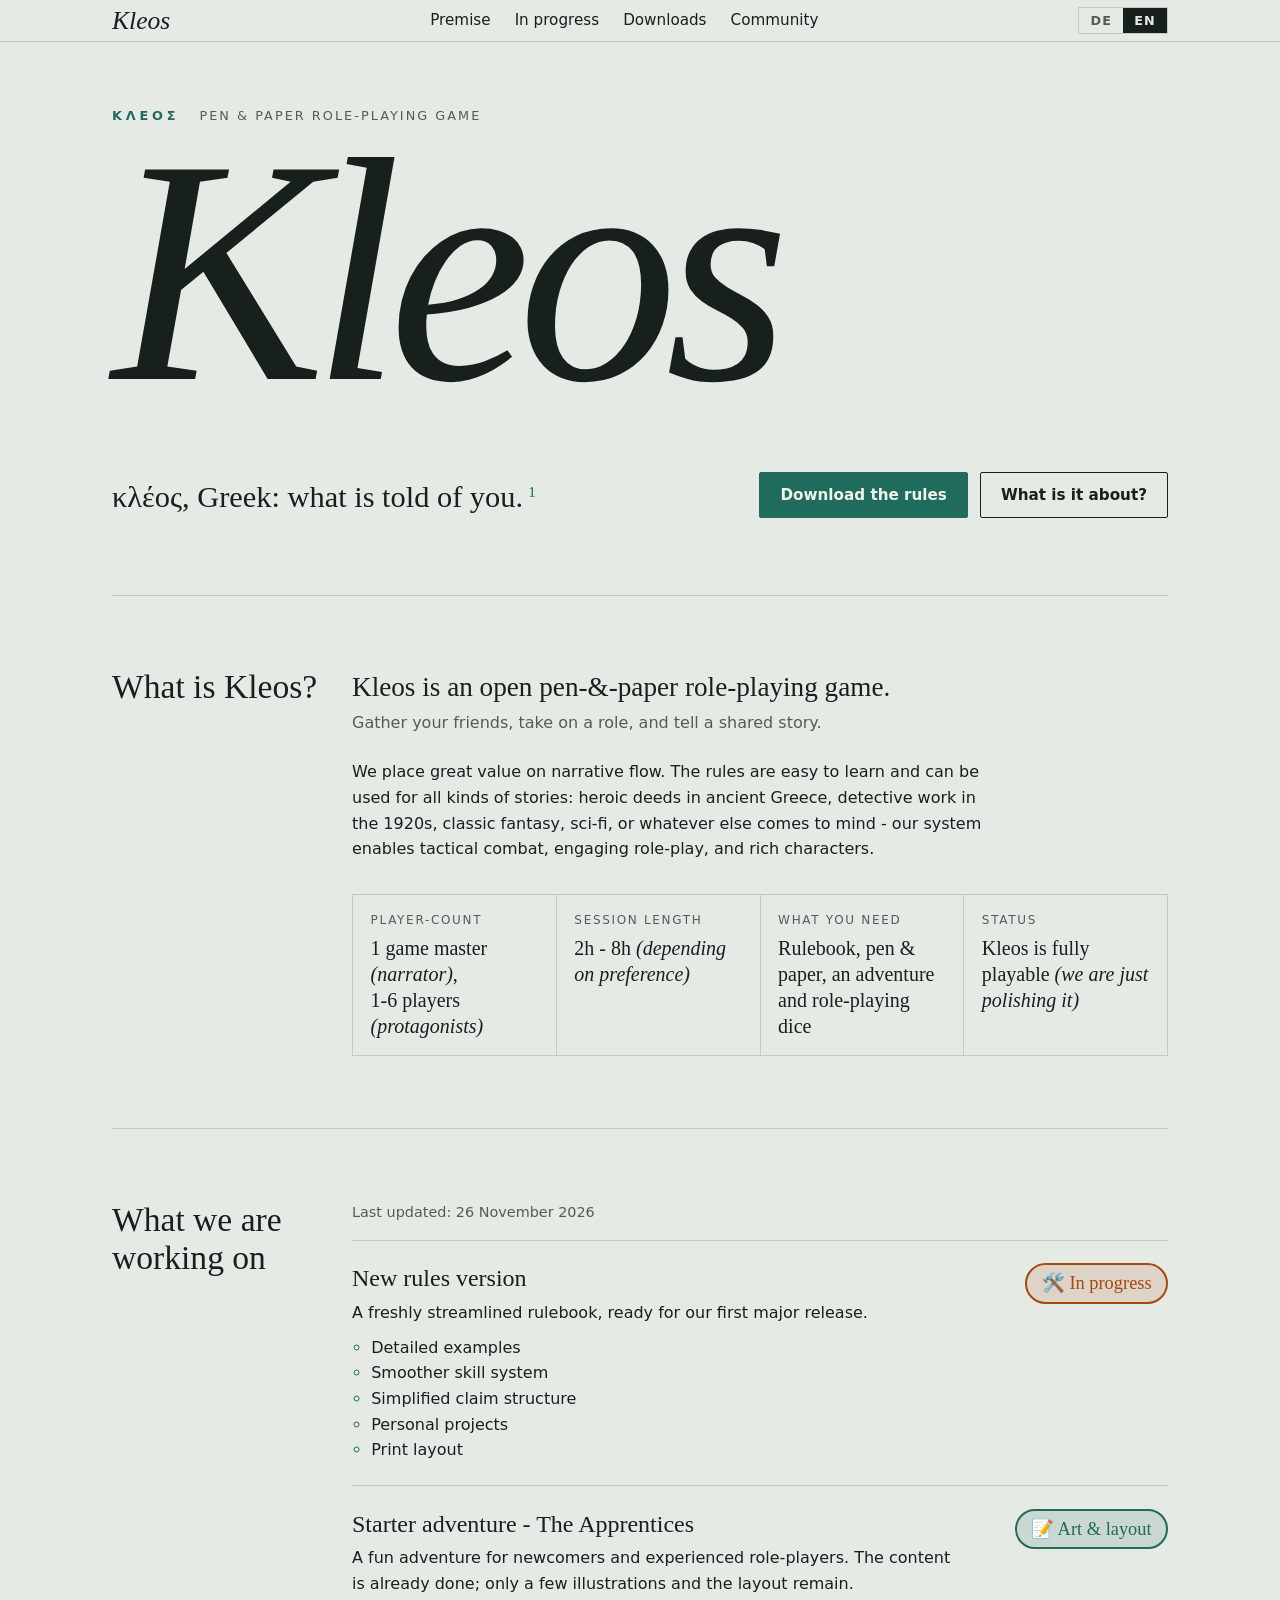
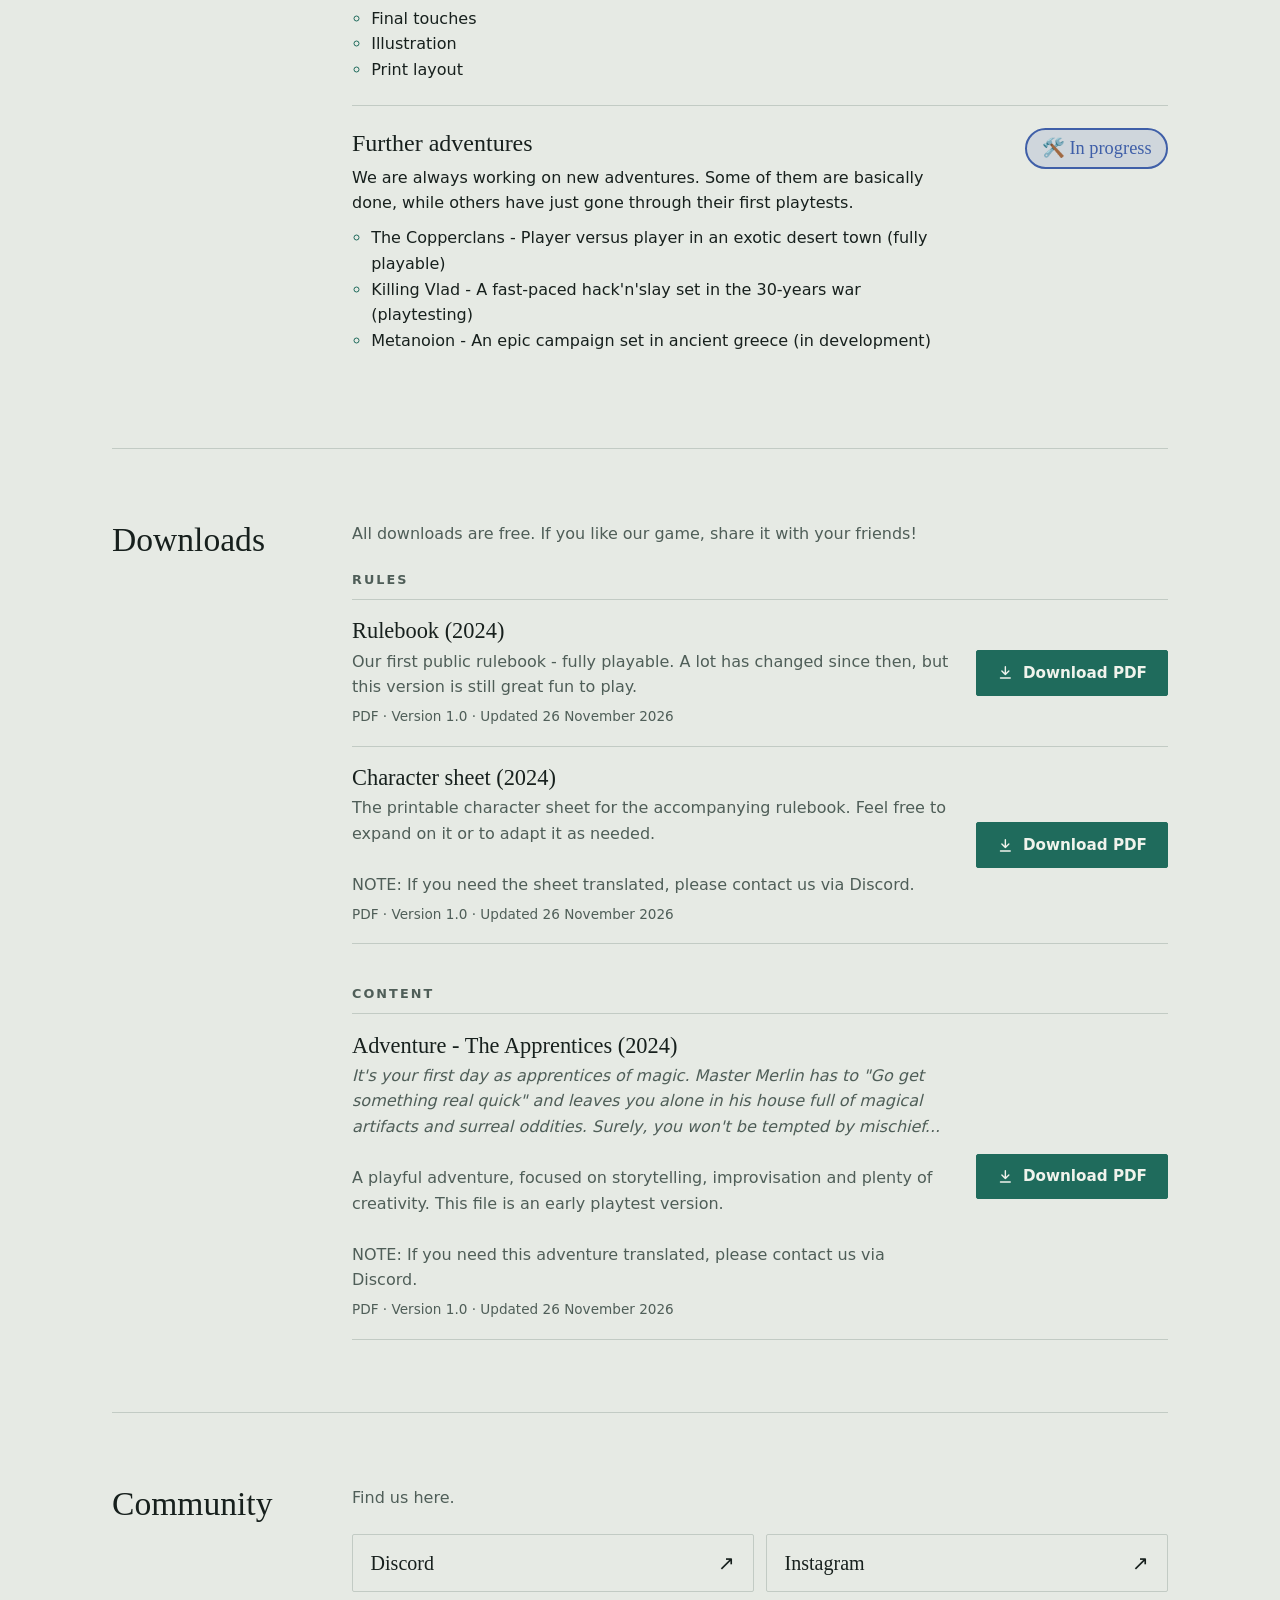
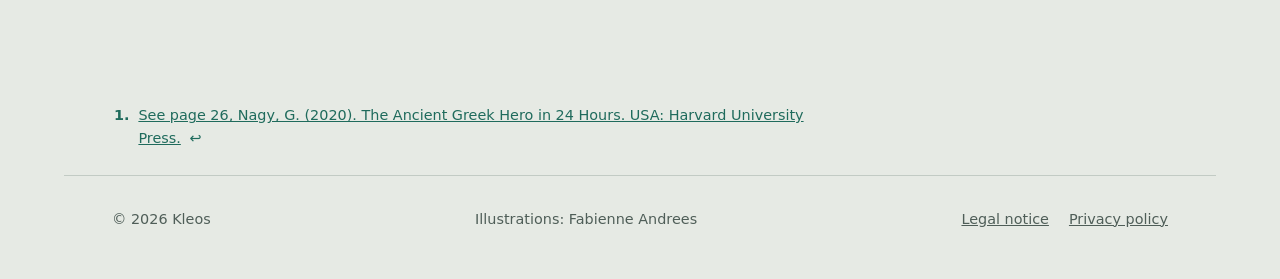
<file: index.html>
<!doctype html>
<html lang="de">
<head>
  <meta charset="utf-8">
  <meta name="viewport" content="width=device-width, initial-scale=1">
  <meta name="color-scheme" content="light dark">
  <title>Kleos – Pen-&amp;-Paper-Rollenspiel</title>
  <meta name="description" content="Kleos ist ein Pen-&amp;-Paper-Rollenspiel. Prämisse, Artwork, Regeln als PDF und Links zur Community.">
  <link rel="stylesheet" href="style.css">
</head>
<body class="home">
  <a class="skip" href="#main" data-i18n="skip">Zum Inhalt springen</a>

  <header class="site-header">
    <div class="wrap bar">
      <a class="brand" href="#top">Kleos</a>
      <nav class="nav" aria-label="Navigation">
        <a href="#premise" data-i18n="nav_premise">Prämisse</a>
        <a href="#work" id="nav-work" data-i18n="nav_work">In Arbeit</a>
        <a href="#artwork" id="nav-artwork" data-i18n="nav_art" hidden>Artwork</a>
        <a href="#downloads" data-i18n="nav_dl">Downloads</a>
        <a href="#community" data-i18n="nav_community">Community</a>
      </nav>
      <div class="lang" id="lang" role="group" aria-label="Language" hidden></div>
    </div>
  </header>

  <main id="main">
    <section class="hero wrap" id="top">
      <div class="hero-main">
        <p class="eyebrow"><span class="greek" lang="grc">ΚΛΕΟΣ</span><span id="hero-kind"></span></p>
        <h1 class="wordmark">Kleos</h1>
        <div class="hero-foot">
          <p class="gloss"><span id="hero-gloss"></span><sup id="fn-ref" hidden><a href="#fn1" id="fn-ref-link">1</a></sup></p>
          <p class="actions">
            <a class="btn primary" href="#downloads" data-i18n="cta_rules">Regeln herunterladen</a>
            <a class="btn" href="#premise" data-i18n="cta_premise">Worum geht es?</a>
          </p>
        </div>
      </div>
      <figure class="hero-art" id="hero-art" hidden>
        <button type="button" id="hero-art-btn"><img id="hero-art-img" alt="" decoding="async" fetchpriority="high"></button>
      </figure>
    </section>

    <section class="section" id="premise">
      <div class="wrap"><div class="section-grid">
        <h2 id="premise-h"></h2>
        <div class="section-body">
          <div class="prose" id="premise-text"></div>
          <dl class="facts" id="facts"></dl>
        </div>
      </div></div>
    </section>

    <section class="section" id="work" hidden>
      <div class="wrap"><div class="section-grid">
        <h2 id="work-h"></h2>
        <div class="section-body">
          <p class="lead" id="work-lead"></p>
          <p class="work-updated" id="work-updated" hidden><span id="work-updated-label"></span> <time id="work-updated-date"></time></p>
          <ol class="work" id="work-list"></ol>
        </div>
      </div></div>
    </section>

    <section class="section" id="artwork" hidden>
      <div class="wrap"><div class="section-grid">
        <h2 data-i18n="h_art">Artwork</h2>
        <div class="section-body"><div class="gallery" id="gallery"></div></div>
      </div></div>
    </section>

    <section class="section" id="downloads">
      <div class="wrap"><div class="section-grid">
        <h2 data-i18n="h_dl">Downloads</h2>
        <div class="section-body">
          <p class="lead" data-i18n="dl_lead"></p>
          <div id="dl-list"></div>
        </div>
      </div></div>
    </section>

    <section class="section" id="community">
      <div class="wrap"><div class="section-grid">
        <h2 data-i18n="h_community">Community</h2>
        <div class="section-body">
          <p class="lead" data-i18n="community_lead"></p>
          <ul class="social" id="social"></ul>
        </div>
      </div></div>
    </section>
  </main>

  <aside class="wrap notes" id="notes" hidden aria-labelledby="notes-h">
    <h2 id="notes-h" class="sr" data-i18n="notes">Anmerkungen</h2>
    <ol>
      <li id="fn1"><span id="fn1-text"></span> <a class="back" href="#fn-ref" id="fn1-back">↩</a></li>
    </ol>
  </aside>

  <footer class="wrap foot">
    <span id="foot-name">© Kleos</span>
    <span id="foot-art-credit"></span>
    <nav aria-label="Legal">
      <a href="impressum.html" data-i18n="imprint">Impressum</a>
      <a href="datenschutz.html" data-i18n="privacy">Datenschutz</a>
    </nav>
  </footer>

  <dialog id="lightbox" aria-label="Artwork">
    <button class="close" type="button">×</button>
    <img alt="">
    <p></p>
  </dialog>

  <noscript><p class="wrap">Diese Seite braucht JavaScript, um Inhalte anzuzeigen. / This page needs JavaScript to show its content.</p></noscript>

  <script src="content.js"></script>
  <script src="site.js"></script>
</body>
</html>
</file>
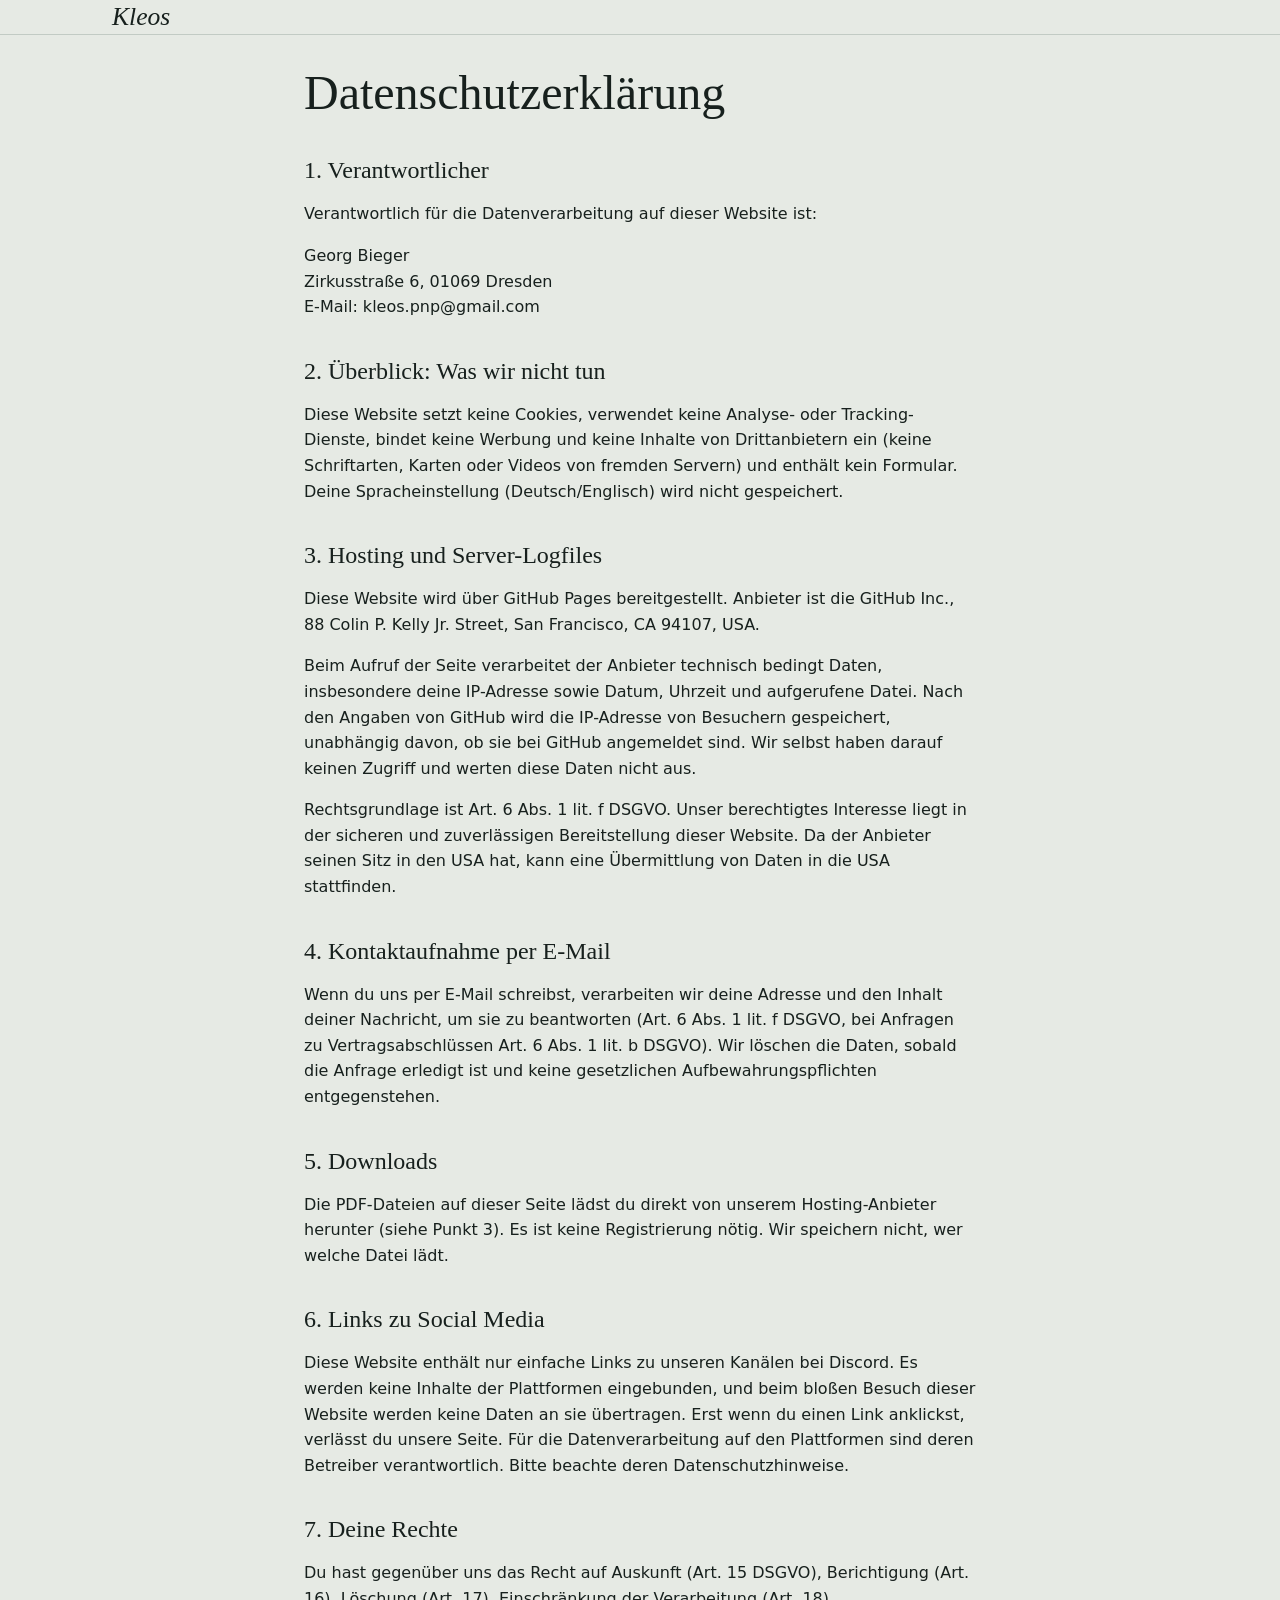
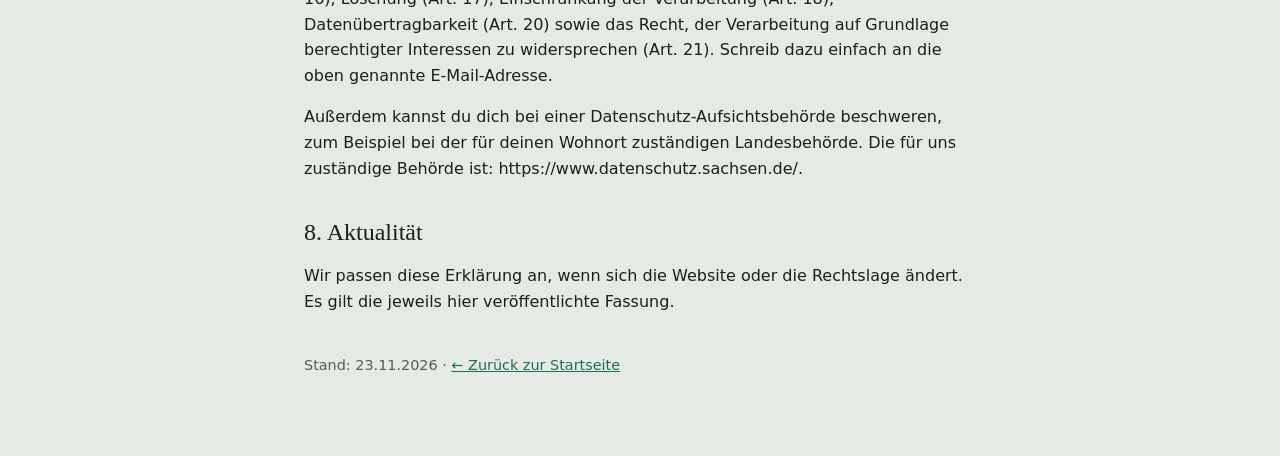
<file: datenschutz.html>
<!doctype html>
<html lang="de">
<head>
  <meta charset="utf-8">
  <meta name="viewport" content="width=device-width, initial-scale=1">
  <meta name="color-scheme" content="light dark">
  <meta name="robots" content="noindex">
  <title>Datenschutz – Kleos</title>
  <link rel="stylesheet" href="style.css">
</head>
<body>
  <header class="site-header"><div class="wrap bar"><a class="brand" href="index.html">Kleos</a></div></header>
  <main class="wrap legal">
    <h1>Datenschutzerklärung</h1>
    <h2>1. Verantwortlicher</h2>
    <p>Verantwortlich für die Datenverarbeitung auf dieser Website ist:</p>
    <address>
      Georg Bieger<br>
      Zirkusstraße 6, 01069 Dresden<br>
      E-Mail: kleos.pnp@gmail.com
    </address>

    <h2>2. Überblick: Was wir nicht tun</h2>
    <p>Diese Website setzt keine Cookies, verwendet keine Analyse- oder Tracking-Dienste, bindet keine Werbung und keine Inhalte von Drittanbietern ein (keine Schriftarten, Karten oder Videos von fremden Servern) und enthält kein Formular. Deine Spracheinstellung (Deutsch/Englisch) wird nicht gespeichert.</p>

    <h2>3. Hosting und Server-Logfiles</h2>
    <p>Diese Website wird über GitHub Pages bereitgestellt. Anbieter ist die GitHub Inc., 88 Colin P. Kelly Jr. Street, San Francisco, CA 94107, USA.</p>
    <p>Beim Aufruf der Seite verarbeitet der Anbieter technisch bedingt Daten, insbesondere deine IP-Adresse sowie Datum, Uhrzeit und aufgerufene Datei. Nach den Angaben von GitHub wird die IP-Adresse von Besuchern gespeichert, unabhängig davon, ob sie bei GitHub angemeldet sind. Wir selbst haben darauf keinen Zugriff und werten diese Daten nicht aus.</p>
    <p>Rechtsgrundlage ist Art. 6 Abs. 1 lit. f DSGVO. Unser berechtigtes Interesse liegt in der sicheren und zuverlässigen Bereitstellung dieser Website. Da der Anbieter seinen Sitz in den USA hat, kann eine Übermittlung von Daten in die USA stattfinden.</p>

    <h2>4. Kontaktaufnahme per E-Mail</h2>
    <p>Wenn du uns per E-Mail schreibst, verarbeiten wir deine Adresse und den Inhalt deiner Nachricht, um sie zu beantworten (Art. 6 Abs. 1 lit. f DSGVO, bei Anfragen zu Vertragsabschlüssen Art. 6 Abs. 1 lit. b DSGVO). Wir löschen die Daten, sobald die Anfrage erledigt ist und keine gesetzlichen Aufbewahrungspflichten entgegenstehen.</p>

    <h2>5. Downloads</h2>
    <p>Die PDF-Dateien auf dieser Seite lädst du direkt von unserem Hosting-Anbieter herunter (siehe Punkt 3). Es ist keine Registrierung nötig. Wir speichern nicht, wer welche Datei lädt.</p>

    <h2>6. Links zu Social Media</h2>
    <p>Diese Website enthält nur einfache Links zu unseren Kanälen bei Discord. Es werden keine Inhalte der Plattformen eingebunden, und beim bloßen Besuch dieser Website werden keine Daten an sie übertragen. Erst wenn du einen Link anklickst, verlässt du unsere Seite. Für die Datenverarbeitung auf den Plattformen sind deren Betreiber verantwortlich. Bitte beachte deren Datenschutzhinweise.</p>

    <h2>7. Deine Rechte</h2>
    <p>Du hast gegenüber uns das Recht auf Auskunft (Art. 15 DSGVO), Berichtigung (Art. 16), Löschung (Art. 17), Einschränkung der Verarbeitung (Art. 18), Datenübertragbarkeit (Art. 20) sowie das Recht, der Verarbeitung auf Grundlage berechtigter Interessen zu widersprechen (Art. 21). Schreib dazu einfach an die oben genannte E-Mail-Adresse.</p>
    <p>Außerdem kannst du dich bei einer Datenschutz-Aufsichtsbehörde beschweren, zum Beispiel bei der für deinen Wohnort zuständigen Landesbehörde. Die für uns zuständige Behörde ist: https://www.datenschutz.sachsen.de/.</p>

    <h2>8. Aktualität</h2>
    <p>Wir passen diese Erklärung an, wenn sich die Website oder die Rechtslage ändert. Es gilt die jeweils hier veröffentlichte Fassung.</p>

    <p class="stand">Stand: 23.11.2026 · <a href="index.html">← Zurück zur Startseite</a></p>
  </main>
</body>
</html>
</file>
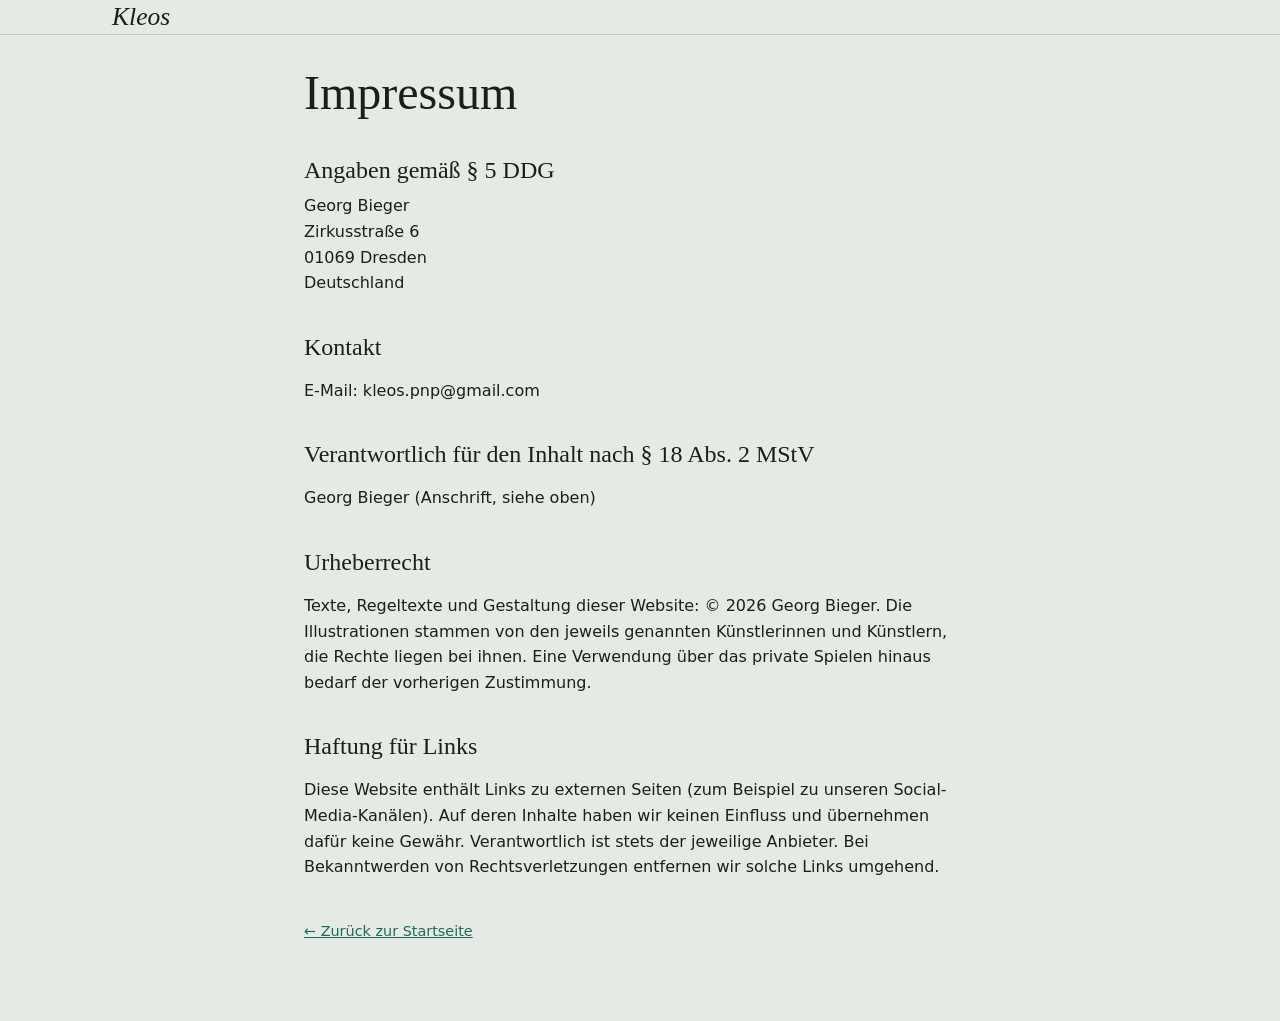
<file: impressum.html>
<!doctype html>
<html lang="de">
<head>
  <meta charset="utf-8">
  <meta name="viewport" content="width=device-width, initial-scale=1">
  <meta name="color-scheme" content="light dark">
  <meta name="robots" content="noindex">
  <title>Impressum – Kleos</title>
  <link rel="stylesheet" href="style.css">
</head>
<body>
  <header class="site-header"><div class="wrap bar"><a class="brand" href="index.html">Kleos</a></div></header>
  <main class="wrap legal">
    <h1>Impressum</h1>
    <h2>Angaben gemäß § 5 DDG</h2>
    <address>
      Georg Bieger<br>
      Zirkusstraße 6<br>
      01069 Dresden<br>
      Deutschland
    </address>

    <h2>Kontakt</h2>
    <p>E-Mail: kleos.pnp@gmail.com</p>

    <h2>Verantwortlich für den Inhalt nach § 18 Abs. 2 MStV</h2>
    <p>Georg Bieger (Anschrift, siehe oben)</p>

    <h2>Urheberrecht</h2>
    <p>Texte, Regeltexte und Gestaltung dieser Website: © 2026 Georg Bieger. Die Illustrationen stammen von den jeweils genannten Künstlerinnen und Künstlern, die Rechte liegen bei ihnen. Eine Verwendung über das private Spielen hinaus bedarf der vorherigen Zustimmung.</p>

    <h2>Haftung für Links</h2>
    <p>Diese Website enthält Links zu externen Seiten (zum Beispiel zu unseren Social-Media-Kanälen). Auf deren Inhalte haben wir keinen Einfluss und übernehmen dafür keine Gewähr. Verantwortlich ist stets der jeweilige Anbieter. Bei Bekanntwerden von Rechtsverletzungen entfernen wir solche Links umgehend.</p>

    <p class="stand"><a href="index.html">← Zurück zur Startseite</a></p>
  </main>
</body>
</html>
</file>
<file: style.css>
/* Kleos: layout concept
   Left-aligned, one oversized italic wordmark as the single bold move,
   everything else quiet: hairline-ruled sections with the heading in a
   narrow left column. Palette: stone with a green bias, oxidised-bronze
   (verdigris) accent. No external fonts or requests. */

:root {
  color-scheme: light;
  --bg: #E6EAE4;
  --surface: #F0F3EC;
  --fg: #17201D;
  --muted: #4F5E58;
  --line: #C2CBC4;
  --accent: #1F6B5C;
  --accent-ink: #F0F3EC;
  --scrim: rgba(8, 14, 12, .78);
  --hot: #A24A12;
  --idea: #3F5FA8;
  --display: "Bodoni 72", "Bodoni MT", Didot, "Hoefler Text", "Palatino Linotype", Georgia, serif;
  --body: system-ui, -apple-system, "Segoe UI", Roboto, "Helvetica Neue", Arial, sans-serif;
  --gutter: clamp(1rem, 4vw, 3rem);
}

@media (prefers-color-scheme: dark) {
  :root {
    color-scheme: dark;
    --bg: #0E1513;
    --surface: #16201D;
    --fg: #E4EBE6;
    --muted: #9CAAA4;
    --line: #2B3934;
    --accent: #6CC4AF;
    --accent-ink: #0E1513;
    --scrim: rgba(0, 0, 0, .7);
    --hot: #F0A268;
    --idea: #8FB0F0;
  }
}

* { box-sizing: border-box; }
[hidden] { display: none !important; }
html { scroll-behavior: smooth; scroll-padding-top: var(--header-height, 12rem); -webkit-text-size-adjust: 100%; }
@media (prefers-reduced-motion: reduce) { html { scroll-behavior: auto; } }

body {
  margin: 0;
  background: var(--bg);
  color: var(--fg);
  font: 1rem/1.6 var(--body);
}

img { max-width: 100%; display: block; }
a { color: var(--accent); }
a:focus-visible, button:focus-visible {
  outline: 2px solid var(--accent);
  outline-offset: 3px;
}

.wrap {
  width: 100%;
  max-width: 72rem;
  margin-inline: auto;
  padding-inline: var(--gutter);
}

.skip { position: absolute; left: -999px; top: 0; }
.skip:focus { left: 1rem; top: 1rem; z-index: 20; padding: .5rem 1rem; background: var(--bg); color: var(--fg); }

/* ---------- Header ---------- */
.site-header {
  position: sticky;
  top: 0;
  z-index: 10;
  background: var(--bg);
  border-bottom: 1px solid var(--line);
}
.bar {
  display: flex;
  flex-wrap: wrap;
  align-items: center;
  justify-content: space-between;
  gap: .25rem .75rem;
  padding-block: .25rem;
}
.brand {
  font: italic 400 1.6rem/1 var(--display);
  color: var(--fg);
  text-decoration: none;
}
.nav { display: flex; flex-wrap: wrap; gap: 0 1.5rem; font-size: .95rem; }
.nav a {
  color: var(--fg);
  text-decoration: none;
  padding-block: .25rem;
  border-bottom: 1px solid transparent;
}
.nav a:hover { border-bottom-color: var(--accent); }

@media (max-width: 48rem) {
  html { scroll-padding-bottom: var(--nav-height, 10rem); }
  .home { padding-bottom: var(--nav-height, 10rem); }
  .nav {
    position: fixed;
    inset: auto 0 0;
    justify-content: center;
    gap: 0 1.5rem;
    padding: .25rem var(--gutter) calc(.25rem + env(safe-area-inset-bottom, 0px));
    background: var(--bg);
    border-top: 1px solid var(--line);
  }
}

.lang { display: flex; border: 1px solid var(--line); }
.lang button {
  background: none;
  border: 0;
  padding: .3rem .7rem;
  font: 600 .8rem var(--body);
  letter-spacing: .08em;
  color: var(--muted);
  cursor: pointer;
}
.lang button[aria-pressed="true"] { background: var(--fg); color: var(--bg); }

/* ---------- Hero ---------- */
.hero {
  display: grid;
  grid-template-columns: minmax(0, 1fr);
  gap: 2rem;
  padding-block: clamp(1.5rem, 5vw, 4rem) clamp(2.5rem, 6vw, 5rem);
}
.hero-main { min-width: 0; }
.eyebrow {
  display: flex;
  flex-wrap: wrap;
  align-items: baseline;
  gap: .5rem 1.25rem;
  margin: 0;
  font-size: .8rem;
  letter-spacing: .16em;
  text-transform: uppercase;
  color: var(--muted);
}
.greek { color: var(--accent); font-weight: 600; letter-spacing: .3em; }
.wordmark {
  margin: .05em 0 0;
  padding-bottom: .08em;
  max-width: 100%;
  font: italic 400 clamp(5.5rem, 28vw, 20rem)/.8 var(--display);
  letter-spacing: -.04em;
}
.hero-foot {
  display: grid;
  grid-template-columns: minmax(0, 1fr) auto;
  gap: 1.5rem 3rem;
  align-items: end;
  margin-top: clamp(1.5rem, 4vw, 3rem);
}
.gloss {
  margin: 0;
  max-width: 30ch;
  font: 400 clamp(1.35rem, 2.6vw, 1.9rem)/1.3 var(--display);
}
.actions { display: flex; flex-wrap: wrap; gap: .75rem; margin: 0; }
@media (max-width: 44rem) { .hero-foot { grid-template-columns: minmax(0, 1fr); } }

.hero-art { margin: 0; justify-self: center; width: min(100%, 26rem); }
.hero-art button {
  display: block;
  width: 100%;
  padding: 0;
  border: 0;
  background: none;
  cursor: zoom-in;
}
.hero-art img { width: 100%; height: auto; aspect-ratio: 800 / 1074; }

@media (min-width: 56rem) {
  .hero.hero-side {
    grid-template-columns: minmax(0, 1fr) clamp(15rem, 34%, 26rem);
    gap: 2rem 3rem;
    align-items: center;
  }
  .hero-side .wordmark { font-size: clamp(5.5rem, 18vw, 18rem); }
  .hero-side .hero-foot { grid-template-columns: minmax(0, 1fr); align-items: start; }
}

.btn {
  display: inline-flex;
  align-items: center;
  gap: .55rem;
  padding: .8rem 1.25rem;
  border: 1px solid var(--fg);
  border-radius: 2px;
  color: var(--fg);
  background: transparent;
  font: 600 .95rem var(--body);
  text-decoration: none;
}
.btn svg { width: 1.1em; height: 1.1em; flex: none; }
.btn.primary { background: var(--accent); border-color: var(--accent); color: var(--accent-ink); }
.btn.off { border-style: dashed; color: var(--muted); border-color: var(--line); }
@media (prefers-reduced-motion: no-preference) {
  .btn, .soc, .nav a { transition: background-color .15s, border-color .15s, color .15s; }
}
.btn:hover { border-color: var(--accent); }
.btn.primary:hover { filter: brightness(1.08); }

/* ---------- Sections ---------- */
.section-grid {
  display: grid;
  grid-template-columns: minmax(0, 13rem) minmax(0, 1fr);
  gap: 1.5rem 2rem;
  padding-block: clamp(2.5rem, 6vw, 4.5rem);
  border-top: 1px solid var(--line);
}
.section-grid > h2 {
  margin: 0;
  font: 400 clamp(1.6rem, 3vw, 2.1rem)/1.15 var(--display);
}
@media (max-width: 48rem) { .section-grid { grid-template-columns: minmax(0, 1fr); } }
.section-body { min-width: 0; }
.lead { margin: 0 0 1.5rem; color: var(--muted); max-width: 40rem; }

/* Premise */
.prose p { margin: 0 0 1rem; max-width: 40rem; }
.prose .lede { font: 400 clamp(1.3rem, 2.4vw, 1.7rem)/1.4 var(--display); }
.prose .lede.has-subtitle { margin-bottom: .25rem; }
.prose .premise-subtitle { color: var(--muted); margin-bottom: 1.5rem; }
.ph-text { color: var(--muted); font-style: italic; }
.facts {
  display: grid;
  grid-template-columns: repeat(auto-fit, minmax(11rem, 1fr));
  gap: 1px;
  margin: 2rem 0 0;
  background: var(--line);
  border: 1px solid var(--line);
}
.facts div { background: var(--bg); padding: 1rem 1.1rem; }
.facts dt { font-size: .75rem; letter-spacing: .14em; text-transform: uppercase; color: var(--muted); }
.facts dd { margin: .3rem 0 0; font: 400 1.25rem/1.3 var(--display); }

/* Work in progress */
.work-updated { margin: 0 0 1rem; color: var(--muted); font-size: .9rem; }
.work { list-style: none; margin: 0; padding: 0; }
.wk {
  display: grid;
  grid-template-columns: minmax(0, 1fr) auto;
  gap: .75rem 1.5rem;
  align-items: start;
  padding-block: 1.4rem;
  border-top: 1px solid var(--line);
}
.wk-main { min-width: 0; }
.wk h3 { margin: 0; font: 400 1.5rem/1.25 var(--display); }
.wk p { margin: .4rem 0 0; max-width: 38rem; }
.wk ul { margin: .6rem 0 0; padding-left: 1.2rem; max-width: 38rem; }
.wk li::marker { color: var(--accent); }

.status {
  --tone: var(--muted);
  display: inline-block;
  padding: .45rem .9rem;
  border: 2px solid var(--tone);
  border-radius: 999px;
  background: color-mix(in srgb, var(--tone) 14%, transparent);
  color: var(--tone);
  font: 400 1.15rem/1.2 var(--display);
  text-align: center;
  white-space: nowrap;
  transform-origin: right center;
}
.status.hot  { --tone: var(--hot); }
.status.go   { --tone: var(--accent); }
.status.idea { --tone: var(--idea); }
.status.rest { --tone: var(--muted); border-style: dashed; }
.status.plain { --tone: var(--fg); }
@media (max-width: 36rem) {
  .wk { grid-template-columns: minmax(0, 1fr); }
  .status { order: -1; justify-self: start; white-space: normal; transform-origin: left center; }
}
@media (prefers-reduced-motion: no-preference) {
  .status { transition: transform .2s; }
  .wk:hover .status { transform: rotate(0deg); }
}

/* Gallery */
.gallery {
  display: grid;
  grid-template-columns: repeat(2, minmax(0, 1fr));
  grid-auto-rows: 9rem;
  gap: .75rem;
}
.tile {
  position: relative;
  overflow: hidden;
  padding: 0;
  border: 0;
  border-radius: 2px;
  background: var(--surface);
  color: inherit;
  text-align: left;
}
button.tile { cursor: zoom-in; }
.tile img { width: 100%; height: 100%; object-fit: cover; }
.tile:nth-child(6n+1) { grid-column: span 2; grid-row: span 2; }
.cap {
  position: absolute;
  inset: auto 0 0 0;
  padding: 1.5rem 1rem .75rem;
  background: linear-gradient(transparent, var(--scrim));
  color: #fff;
  font-size: .85rem;
}
.tile.ph {
  border: 1px dashed var(--line);
  background:
    repeating-linear-gradient(135deg, transparent 0 11px, color-mix(in srgb, var(--accent) 14%, transparent) 11px 12px),
    linear-gradient(160deg, color-mix(in srgb, var(--accent) 22%, var(--surface)), var(--surface));
}
.tile.ph .cap { background: none; color: var(--muted); }

@media (min-width: 40rem) {
  .gallery { grid-template-columns: repeat(6, minmax(0, 1fr)); grid-auto-rows: clamp(5rem, 11vw, 8.5rem); }
  .tile:nth-child(6n+1) { grid-column: span 4; grid-row: span 3; }
  .tile:nth-child(6n+2) { grid-column: span 2; grid-row: span 2; }
  .tile:nth-child(6n+3) { grid-column: span 2; grid-row: span 1; }
  .tile:nth-child(6n+4), .tile:nth-child(6n+5), .tile:nth-child(6n+6) { grid-column: span 2; grid-row: span 2; }
}

dialog#lightbox {
  width: min(92vw, 70rem);
  max-height: 92vh;
  padding: 0;
  border: 0;
  background: transparent;
  color: #fff;
  overflow: visible;
}
dialog#lightbox::backdrop { background: rgba(5, 9, 8, .9); }
dialog#lightbox img { max-width: 100%; max-height: 80vh; margin: 0 auto; }
dialog#lightbox p { margin: .75rem 0 0; text-align: center; font-size: .9rem; }
dialog#lightbox .close {
  position: absolute;
  top: -2.75rem;
  right: 0;
  padding: .4rem .8rem;
  background: none;
  border: 1px solid rgba(255, 255, 255, .5);
  color: #fff;
  font: 600 .85rem var(--body);
  cursor: pointer;
}

/* Downloads */
.dl-group + .dl-group { margin-top: 2.5rem; }
.dl-group h3 {
  margin: 0 0 .5rem;
  font-size: .8rem;
  font-weight: 600;
  letter-spacing: .16em;
  text-transform: uppercase;
  color: var(--muted);
}
.dl {
  display: grid;
  grid-template-columns: minmax(0, 1fr) auto;
  gap: .5rem 1.5rem;
  align-items: center;
  padding-block: 1.1rem;
  border-top: 1px solid var(--line);
}
.dl:last-child { border-bottom: 1px solid var(--line); }
.dl h4 { margin: 0; font: 400 1.4rem/1.25 var(--display); }
.dl p { margin: .2rem 0 0; color: var(--muted); }
.dl .meta { font-size: .85rem; font-variant-numeric: tabular-nums; margin-top: .4rem; }
@media (max-width: 36rem) { .dl { grid-template-columns: minmax(0, 1fr); } .dl .btn { justify-self: start; } }

/* Social */
.social {
  list-style: none;
  margin: 0;
  padding: 0;
  display: grid;
  grid-template-columns: repeat(auto-fit, minmax(14rem, 1fr));
  gap: .75rem;
}
.soc {
  display: flex;
  justify-content: space-between;
  align-items: center;
  padding: 1rem 1.1rem;
  border: 1px solid var(--line);
  border-radius: 2px;
  color: var(--fg);
  text-decoration: none;
  font: 400 1.25rem/1.2 var(--display);
}
.soc:hover { border-color: var(--accent); color: var(--accent); }

/* Footnote */
.gloss sup { font-size: .5em; line-height: 0; margin-left: .15em; vertical-align: super; }
.gloss sup a { text-decoration: none; padding: .1em .2em; }
.gloss sup a:hover { text-decoration: underline; }
.sr { position: absolute; width: 1px; height: 1px; overflow: hidden; clip: rect(0 0 0 0); white-space: nowrap; }
.notes { padding-block: 2.5rem 1.5rem; color: var(--muted); font-size: .9rem; }
.notes ol { margin: 0; padding-left: 1.4rem; max-width: 46rem; }
.notes li { padding-left: .25rem; scroll-margin-top: 2rem; }
.notes li::marker { color: var(--accent); font-weight: 600; }
.notes .back { text-decoration: none; margin-left: .25rem; }
.notes a { color: var(--accent); }
.notes li:target { color: var(--fg); }
.gloss sup { scroll-margin-top: 4rem; }

/* Footer */
.foot {
  display: flex;
  flex-wrap: wrap;
  justify-content: space-between;
  gap: .5rem 2rem;
  padding-block: 2rem 3rem;
  border-top: 1px solid var(--line);
  color: var(--muted);
  font-size: .9rem;
}
.foot a { color: inherit; }
.foot nav { display: flex; gap: 1.25rem; }

/* Legal pages */
.legal { padding-block: 2rem 4rem; max-width: 48rem; }
.legal h1 { font: 400 clamp(2rem, 5vw, 3rem)/1.1 var(--display); margin: 0 0 1.5rem; }
.legal h2 { font: 400 1.5rem/1.25 var(--display); margin: 2.25rem 0 .5rem; }
.legal p, .legal address, .legal li { max-width: 42rem; }
.legal address { font-style: normal; margin: 0 0 1rem; }
.legal ul { padding-left: 1.25rem; }
.legal .stand { color: var(--muted); font-size: .9rem; margin-top: 2.5rem; }
.fill { background: color-mix(in srgb, var(--accent) 22%, transparent); color: inherit; padding: 0 .2em; border-radius: 2px; }
</file>
